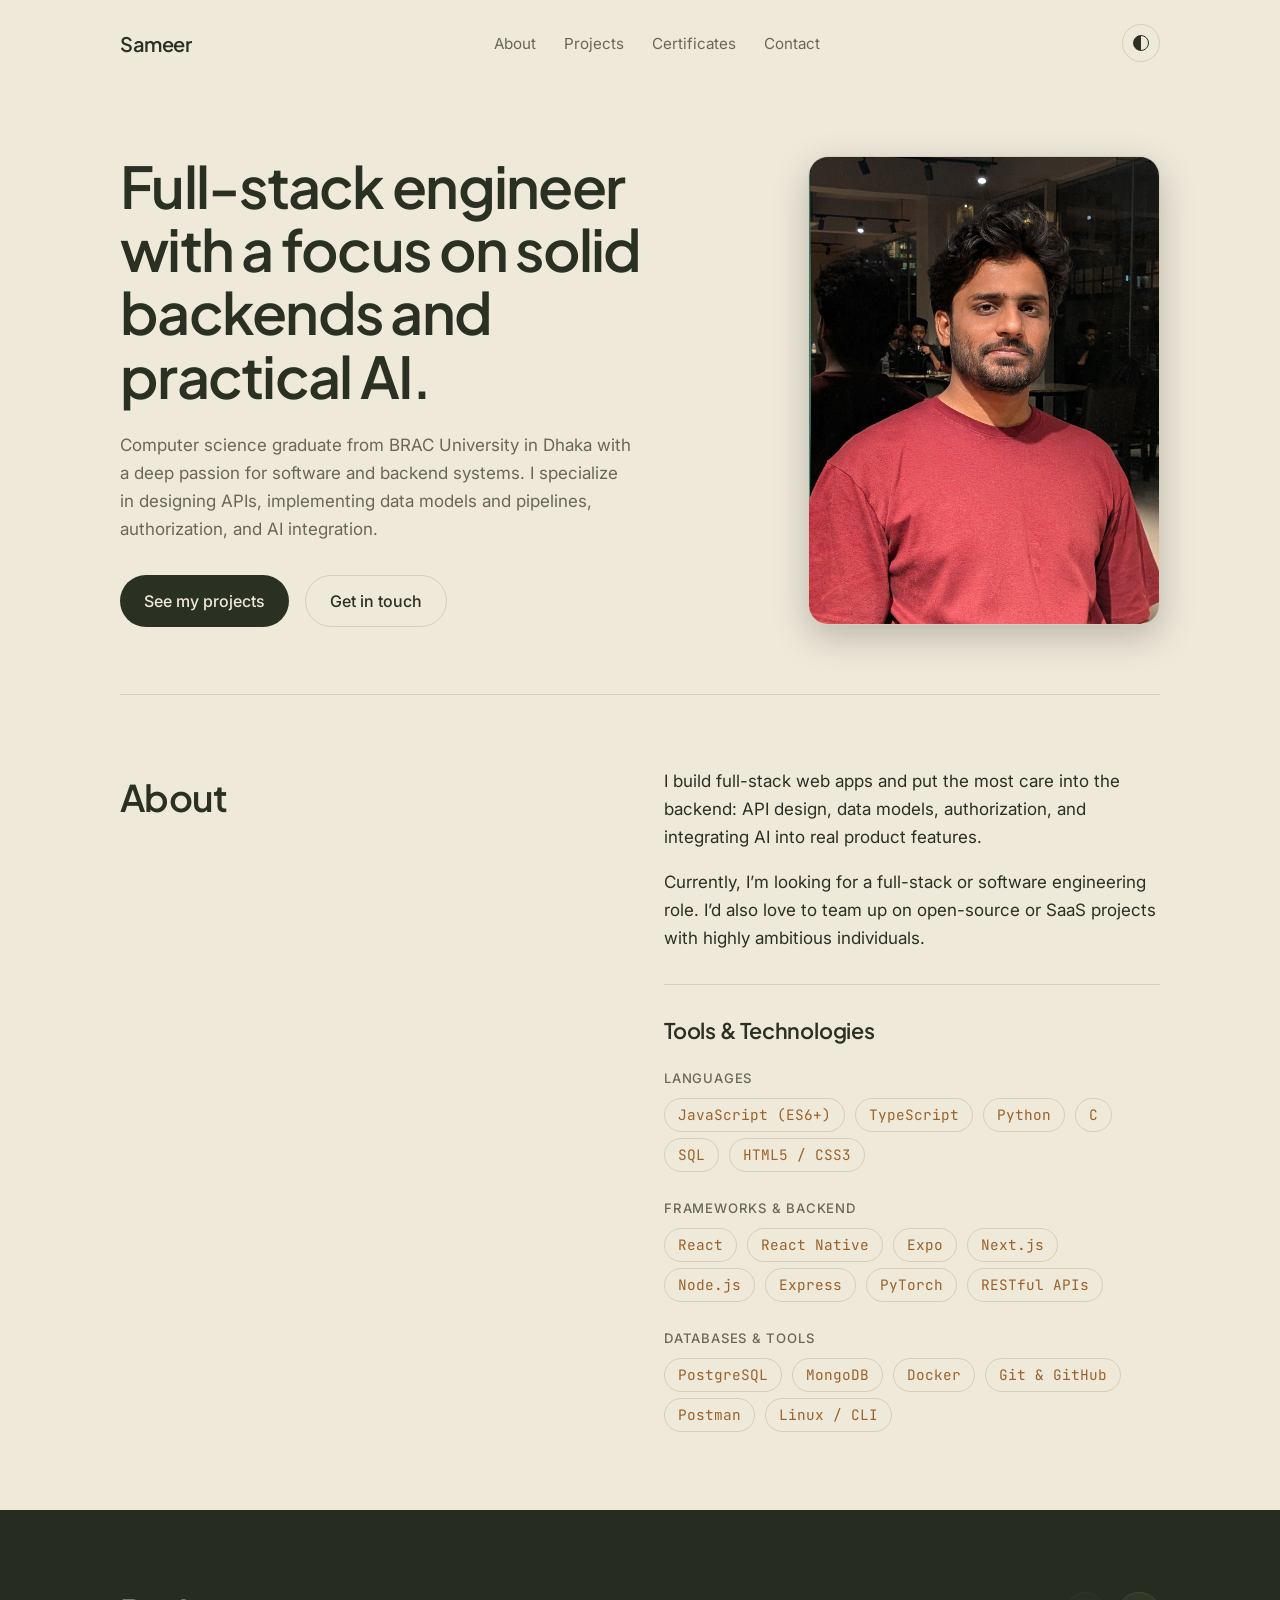
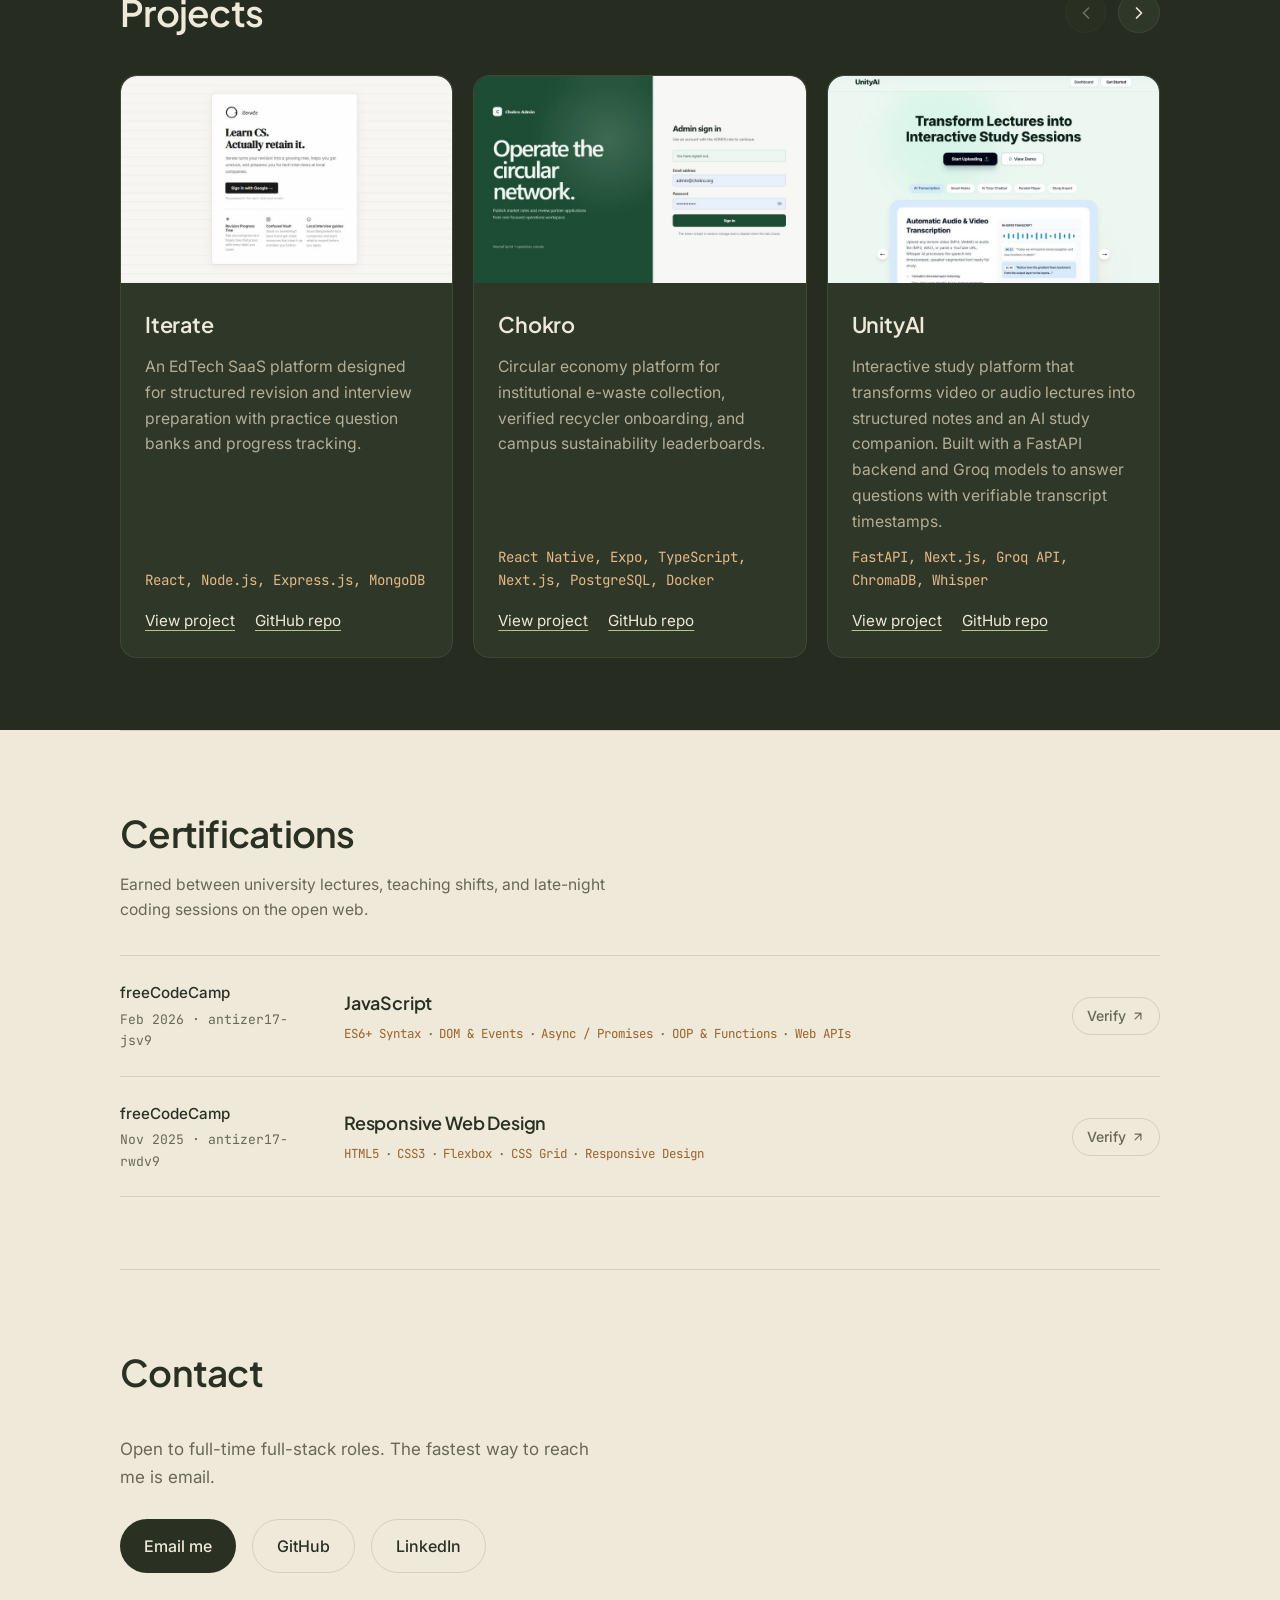
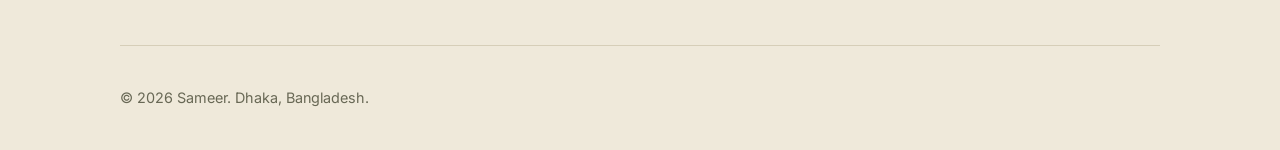
<file: index.html>
<!DOCTYPE html>
<html lang="en">
<head>
  <meta charset="utf-8">
  <meta name="viewport" content="width=device-width, initial-scale=1, viewport-fit=cover">
  <title>Sameer – Full-Stack Developer</title>
  
  <!-- Google Fonts: Tech Engineer Scheme -->
  <link rel="preconnect" href="https://fonts.googleapis.com">
  <link rel="preconnect" href="https://fonts.gstatic.com" crossorigin>
  <link href="https://fonts.googleapis.com/css2?family=Inter:wght@400;500;600&family=JetBrains+Mono:wght@400;500&family=Plus+Jakarta+Sans:wght@500;600;700&display=swap" rel="stylesheet">

  <!-- External Stylesheet -->
  <link rel="stylesheet" href="css/style.css">

  <!-- Anti-FOUC (Flash of Unstyled Color Theme) Script -->
  <script>
    (function() {
      var savedTheme = null;
      try {
        savedTheme = localStorage.getItem('theme');
      } catch (e) {}
      if (!savedTheme) {
        savedTheme = 'light';
      }
      document.documentElement.setAttribute('data-theme', savedTheme);
    })();
  </script>

  <!-- External JavaScript (deferred execution after DOM loads) -->
  <script src="js/main.js" defer></script>
</head>
<body>

  <!-- =======================================================================
       HEADER & HERO SECTION
       ======================================================================= -->
  <div class="wrap">
    <!-- Top Navigation Bar -->
    <nav>
      <a class="brand" href="#top">Sameer</a>
      <ul>
        <li class="nav-about"><a href="#about">About</a></li>
        <li><a href="#projects">Projects</a></li>
        <li><a href="#certificates">Certificates</a></li>
        <li><a href="#contact">Contact</a></li>
      </ul>
      <button class="mode" id="mode" type="button" aria-label="Switch to dark mode">
        <i></i>
      </button>
    </nav>

    <!-- Hero Introduction -->
    <header class="hero" id="top">
      <div class="hero-text">
        <h1>Full-stack engineer with a focus on solid backends and practical AI.</h1>
        <p>Computer science graduate from BRAC University in Dhaka with a deep passion for software and backend systems. I specialize in designing APIs, implementing data models and pipelines, authorization, and AI integration.</p>
        <div class="actions">
          <a class="btn" href="#projects">See my projects</a>
          <button class="btn ghost open-email-btn" type="button">Get in touch</button>
        </div>
      </div>
      <div class="photo">
        <img src="assets/160.jpg" alt="Portrait photo of Sameer" />
      </div>
    </header>
  </div>

  <!-- =======================================================================
       MAIN CONTENT
       ======================================================================= -->
  <main>
    <!-- About & Skills Matrix -->
    <div class="wrap">
      <section id="about" class="about">
        <h2>About</h2>
        <div>
          <p>I build full-stack web apps and put the most care into the backend: API design, data models, authorization, and integrating AI into real product features.</p>
          <p>Currently, I’m looking for a full-stack or software engineering role. I’d also love to team up on open-source or SaaS projects with highly ambitious individuals.</p>

          <!-- Dedicated Tools & Technologies Subsection -->
          <div class="tools-section">
            <h3>Tools & Technologies</h3>
            <div class="tools-grid">
              
              <!-- Category 1: Languages -->
              <div class="tool-group">
                <span class="tool-cat-title">Languages</span>
                <div class="stack">
                  <span>JavaScript (ES6+)</span>
                  <span>TypeScript</span>
                  <span>Python</span>
                  <span>C</span>
                  <span>SQL</span>
                  <span>HTML5 / CSS3</span>
                </div>
              </div>

              <!-- Category 2: Frameworks & Backend -->
              <div class="tool-group">
                <span class="tool-cat-title">Frameworks & Backend</span>
                <div class="stack">
                  <span>React</span>
                  <span>React Native</span>
                  <span>Expo</span>
                  <span>Next.js</span>
                  <span>Node.js</span>
                  <span>Express</span>
                  <span>PyTorch</span>
                  <span>RESTful APIs</span>
                </div>
              </div>

              <!-- Category 3: Databases & Tools -->
              <div class="tool-group">
                <span class="tool-cat-title">Databases & Tools</span>
                <div class="stack">
                  <span>PostgreSQL</span>
                  <span>MongoDB</span>
                  <span>Docker</span>
                  <span>Git & GitHub</span>
                  <span>Postman</span>
                  <span>Linux / CLI</span>
                </div>
              </div>

            </div>
          </div>
        </div>
      </section>
    </div>

    <!-- Projects Carousel Slider Section -->
    <div class="band">
      <div class="wrap">
        <section id="projects">
          <!-- Section Header with Slider Navigation Controls -->
          <div class="projects-head">
            <h2>Projects</h2>
            <div class="slider-controls">
              <button class="slide-btn" id="proj-prev" type="button" aria-label="Previous projects" disabled>
                <svg width="20" height="20" viewBox="0 0 24 24" fill="none" stroke="currentColor" stroke-width="2" stroke-linecap="round" stroke-linejoin="round">
                  <polyline points="15 18 9 12 15 6"></polyline>
                </svg>
              </button>
              <button class="slide-btn" id="proj-next" type="button" aria-label="Next projects">
                <svg width="20" height="20" viewBox="0 0 24 24" fill="none" stroke="currentColor" stroke-width="2" stroke-linecap="round" stroke-linejoin="round">
                  <polyline points="9 18 15 12 9 6"></polyline>
                </svg>
              </button>
            </div>
          </div>

          <!-- Slider Track -->
          <div class="slider-container">
            <div class="slider-track" id="project-slider">
              
              <!-- Project 1 -->
              <article class="card">
                <div class="shot" role="img" aria-label="Screenshot placeholder for Iterate Prep">
                  <img id="iterate" src="assets/iterate.JPG" alt="Iterate SaaS platform preview" />
                </div>
                <div class="card-body">
                  <h3>Iterate</h3>
                  <p>An EdTech SaaS platform designed for structured revision and interview preparation with practice question banks and progress tracking.</p>
                  <div class="tags">React, Node.js, Express.js, MongoDB</div>
                  <div class="card-links">
                    <a href="https://iterate-app.me/" target="_blank" rel="noopener noreferrer">View project</a>
                    <a href="https://github.com/Antizer17/Iterate" target="_blank" rel="noopener noreferrer">GitHub repo</a>
                  </div>
                </div>
              </article>

              <!-- Project 2 -->
              <article class="card">
                <div class="shot" role="img" aria-label="Screenshot of Chokro E-Waste Platform">
                  <img src="assets/Chokro1.JPG" alt="Chokro circular economy platform preview" />
                </div>
                <div class="card-body">
                  <h3>Chokro</h3>
                  <p>Circular economy platform for institutional e-waste collection, verified recycler onboarding, and campus sustainability leaderboards.</p>
                  <div class="tags">React Native, Expo, TypeScript, Next.js, PostgreSQL, Docker</div>
                  <div class="card-links">
                    <a href="https://chokro.ahmadsameer.dev" target="_blank" rel="noopener noreferrer">View project</a>
                    <a href="https://github.com/Antizer17/chokro" target="_blank" rel="noopener noreferrer">GitHub repo</a>
                  </div>
                </div>
              </article>

              <!-- Project 3 -->
              <article class="card">
                <div class="shot" role="img" aria-label="Screenshot of UnityAI lecture learning platform">
                  <img src="assets/realunity.JPG" alt="UnityAI interactive lecture learning platform preview" />
                </div>
                <div class="card-body">
                  <h3>UnityAI</h3>
                  <p>Interactive study platform that transforms video or audio lectures into structured notes and an AI study companion. Built with a FastAPI backend and Groq models to answer questions with verifiable transcript timestamps.</p>
                  <div class="tags">FastAPI, Next.js, Groq API, ChromaDB, Whisper</div>
                  <div class="card-links">
                    <a href="https://unity.ahmadsameer.dev" target="_blank" rel="noopener noreferrer">View project</a>
                    <a href="https://github.com/Antizer17/Unity-Ai" target="_blank" rel="noopener noreferrer">GitHub repo</a>
                  </div>
                </div>
              </article>

              <!-- Project 4 -->
              <article class="card">
                <div class="shot" role="img" aria-label="Screenshot of Tic-Tac-Toe web game">
                  <img src="assets/tictactoe.JPG" alt="Tic-Tac-Toe interactive React web game preview" />
                </div>
                <div class="card-body">
                  <h3>Tic-Tac-Toe</h3>
                  <p>An interactive browser game built to practice React component state, turn toggling, win condition evaluations, and Vite bundling.</p>
                  <div class="tags">React, Vite, JavaScript, HTML5</div>
                  <div class="card-links">
                    <a href="https://ahmadsameer.dev/Tic-Tac-Toe/" target="_blank" rel="noopener noreferrer">View project</a>
                    <a href="https://github.com/Antizer17/Tic-Tac-Toe" target="_blank" rel="noopener noreferrer">GitHub repo</a>
                  </div>
                </div>
              </article>

              <!-- Project 5 -->
              <article class="card">
                <div class="shot" role="img" aria-label="Screenshot of JavaScript technical documentation page">
                  <img src="assets/documentation.JPG" alt="JavaScript technical documentation page preview" />
                </div>
                <div class="card-body">
                  <h3>JS Documentation</h3>
                  <p>A structured technical documentation layout with fixed sidebar navigation, code snippets, and responsive content sections explaining core JavaScript concepts.</p>
                  <div class="tags">HTML5, CSS3</div>
                  <div class="card-links">
                    <a href="https://ahmadsameer.dev/Documentation-page/" target="_blank" rel="noopener noreferrer">View project</a>
                    <a href="https://github.com/Antizer17/Documentation-page" target="_blank" rel="noopener noreferrer">GitHub repo</a>
                  </div>
                </div>
              </article>

            </div>
          </div>
        </section>
      </div>
    </div>

    <!-- Certificates & Credentials Section (Minimalist Editorial List) -->
    <div class="wrap">
      <section id="certificates" class="certificates">
        <div class="section-head">
          <h2>Certifications</h2>
          <p class="section-sub">Earned between university lectures, teaching shifts, and late-night coding sessions on the open web.</p>
        </div>

        <div class="cert-list">
          <!-- Cert 1: JavaScript -->
          <article class="cert-item">
            <div class="cert-meta">
              <span class="cert-issuer">freeCodeCamp</span>
              <span class="cert-year">Feb 2026 · antizer17-jsv9</span>
            </div>
            <div class="cert-main">
              <h3 class="cert-title">JavaScript</h3>
              <div class="cert-tags">
                <span>ES6+ Syntax</span>
                <span>DOM & Events</span>
                <span>Async / Promises</span>
                <span>OOP & Functions</span>
                <span>Web APIs</span>
              </div>
            </div>
            <div class="cert-action">
              <a href="https://www.freecodecamp.org/certification/antizer17/javascript-v9" class="cert-link" target="_blank" rel="noopener noreferrer">
                <span>Verify</span>
                <svg width="14" height="14" viewBox="0 0 24 24" fill="none" stroke="currentColor" stroke-width="2" stroke-linecap="round" stroke-linejoin="round">
                  <path d="M7 17l9.2-9.2M17 17V7H7"/>
                </svg>
              </a>
            </div>
          </article>

          <!-- Cert 2: Responsive Web Design -->
          <article class="cert-item">
            <div class="cert-meta">
              <span class="cert-issuer">freeCodeCamp</span>
              <span class="cert-year">Nov 2025 · antizer17-rwdv9</span>
            </div>
            <div class="cert-main">
              <h3 class="cert-title">Responsive Web Design</h3>
              <div class="cert-tags">
                <span>HTML5</span>
                <span>CSS3</span>
                <span>Flexbox</span>
                <span>CSS Grid</span>
                <span>Responsive Design</span>
              </div>
            </div>
            <div class="cert-action">
              <a href="https://www.freecodecamp.org/certification/antizer17/responsive-web-design-v9" class="cert-link" target="_blank" rel="noopener noreferrer">
                <span>Verify</span>
                <svg width="14" height="14" viewBox="0 0 24 24" fill="none" stroke="currentColor" stroke-width="2" stroke-linecap="round" stroke-linejoin="round">
                  <path d="M7 17l9.2-9.2M17 17V7H7"/>
                </svg>
              </a>
            </div>
          </article>
        </div>
      </section>
    </div>

    <!-- Contact Section -->
    <div class="wrap">
      <section id="contact" class="contact">
        <h2>Contact</h2>
        <p>Open to full-time full-stack roles. The fastest way to reach me is email.</p>
        <div class="actions">
          <button class="btn open-email-btn" type="button">Email me</button>
          <a class="btn ghost" href="https://github.com/Antizer17" target="_blank" rel="noopener noreferrer">GitHub</a>
          <a class="btn ghost" href="https://www.linkedin.com/in/ahmad-sameer-4a6a8b1b8" target="_blank" rel="noopener noreferrer">LinkedIn</a>
        </div>
      </section>
    </div>
  </main>

  <!-- =======================================================================
       FOOTER
       ======================================================================= -->
  <div class="wrap">
    <footer>© 2026 Sameer. Dhaka, Bangladesh.</footer>
  </div>

  <!-- =======================================================================
       EMAIL PULL-UP DRAWER (MODAL BOTTOM SHEET)
       ======================================================================= -->
  <div class="email-drawer" id="email-drawer" aria-hidden="true" role="dialog" aria-labelledby="drawer-title">
    <div class="drawer-backdrop" id="drawer-backdrop"></div>
    <div class="drawer-panel">
      <div class="drawer-header">
        <div>
          <h3 id="drawer-title">Send me a message</h3>
          <p>Type your message below and it will be sent directly to my inbox.</p>
        </div>
        <button class="drawer-close" id="drawer-close" type="button" aria-label="Close dialog">&times;</button>
      </div>

      <form class="drawer-form" id="contact-form">
        <div class="form-row">
          <div class="form-group">
            <label for="user-name">Your Name</label>
            <input type="text" id="user-name" name="name" required placeholder="John Doe">
          </div>
          <div class="form-group">
            <label for="user-email">Your Email</label>
            <input type="email" id="user-email" name="email" required placeholder="john@example.com">
          </div>
        </div>

        <div class="form-group">
          <label for="user-subject">Subject</label>
          <input type="text" id="user-subject" name="subject" required placeholder="Project inquiry / Full-stack role">
        </div>

        <div class="form-group">
          <label for="user-message">Message</label>
          <textarea id="user-message" name="message" rows="4" required placeholder="Hi Sameer, I came across your portfolio and would like to discuss..."></textarea>
        </div>

        <div class="form-actions">
          <button type="submit" class="btn" id="send-btn">
            <span>Send Message</span>
          </button>
          <span class="form-status" id="form-status"></span>
        </div>
      </form>
    </div>
  </div>

</body>
</html>
</file>
<file: css/style.css>
/* ==========================================================================
   PORTFOLIO STYLESHEET — Sameer
   ========================================================================== */

/* --------------------------------------------------------------------------
   1. DESIGN TOKENS & CSS VARIABLES (THEMING)
   -------------------------------------------------------------------------- */
:root {
  color-scheme: light;

  /* Primary Palette (Light Beige Mode - Default) */
  --bg: #EFE9DA;            /* Soft warm parchment / beige background */
  --surface: #F7F3E8;       /* Clean ivory surface */
  --line: #D6CEB8;          /* Warm stone border */
  --accent: #5F6B3A;        /* Deep olive accent */
  --badge: #9A622A;         /* Rich amber for tech badges */
  --text: #2A3022;          /* Forest charcoal typography */
  --muted: #686855;         /* Muted olive gray */
  --btn: #2A3022;           /* Primary button background */
  --btn-text: #EFE9DA;      /* Primary button text */

  /* Inverted band section (Projects) */
  --band-bg: #262D20;
  --band-card: #2F3828;
  --band-line: #3E4833;
  --band-text: #EFE9DA;
  --band-muted: #B3AE98;
  --band-accent: #B9C48A;
  --band-badge: #E5B888;

  /* Typography Stacks (Tech Engineer Scheme) */
  --display: "Plus Jakarta Sans", system-ui, -apple-system, sans-serif;
  --serif: var(--display); /* Alias for headings */
  --sans: "Inter", system-ui, -apple-system, sans-serif;
  --mono: "JetBrains Mono", ui-monospace, SFMono-Regular, Menlo, monospace;

  box-sizing: border-box;
  padding-top: env(safe-area-inset-top, 0px);
  padding-bottom: env(safe-area-inset-bottom, 0px);
}

/* Explicit Light Theme (identical to default) */
:root[data-theme="light"] {
  color-scheme: light;

  --bg: #EFE9DA;
  --surface: #F7F3E8;
  --line: #D6CEB8;
  --accent: #5F6B3A;
  --badge: #9A622A;
  --text: #2A3022;
  --muted: #686855;
  --btn: #2A3022;
  --btn-text: #EFE9DA;

  --band-bg: #262D20;
  --band-card: #2F3828;
  --band-line: #3E4833;
  --band-text: #EFE9DA;
  --band-muted: #B3AE98;
  --band-accent: #B9C48A;
  --band-badge: #E5B888;
}

/* Dark Theme Overrides */
:root[data-theme="dark"] {
  color-scheme: dark;

  --bg: #121210;            /* Warm charcoal / deep espresso background */
  --surface: #1A1C18;       /* Elevated cards / drawers */
  --line: #2E3029;          /* Subtle structural borders */
  --accent: #8A9A5B;        /* Sage / moss green accent */
  --badge: #E0A96D;         /* Warm honey / amber for tech badges */
  --text: #E6DEC8;          /* Warm cream / parchment typography */
  --muted: #9C998E;         /* Secondary muted text */
  --btn: #E6DEC8;           /* Primary button background */
  --btn-text: #121210;      /* Primary button text */

  --band-bg: var(--surface);
  --band-card: var(--bg);
  --band-line: var(--line);
  --band-text: var(--text);
  --band-muted: var(--muted);
  --band-accent: var(--accent);
  --band-badge: #E0A96D;
}

/* --------------------------------------------------------------------------
   2. RESET & BASE STYLES
   -------------------------------------------------------------------------- */
*,
*::before,
*::after {
  box-sizing: border-box;
}

html {
  scroll-padding-top: env(safe-area-inset-top, 0px);
  scroll-behavior: smooth;
}

body {
  margin: 0;
  background-color: var(--bg);
  color: var(--text);
  font-family: var(--sans);
  font-size: 1.0625rem;
  line-height: 1.65;
  transition: background-color 0.35s ease, color 0.35s ease;
  -webkit-font-smoothing: antialiased;
}

a {
  color: inherit;
}

:focus-visible {
  outline: 2px solid var(--accent);
  outline-offset: 3px;
  border-radius: 4px;
}

/* --------------------------------------------------------------------------
   3. LAYOUT & CONTAINERS
   -------------------------------------------------------------------------- */
.wrap {
  max-width: 68rem; /* 1088px max page content width */
  margin: 0 auto;
  padding: 0 1.5rem;
}

/* --------------------------------------------------------------------------
   4. NAVIGATION & THEME TOGGLE
   -------------------------------------------------------------------------- */
nav {
  display: flex;
  justify-content: space-between;
  align-items: center;
  gap: 1rem;
  padding: 1.5rem 0;
  flex-wrap: nowrap;
}

nav .brand {
  font-family: var(--display);
  font-size: 1.25rem;
  text-decoration: none;
  font-weight: 600;
  letter-spacing: -0.02em;
  flex-shrink: 0;
}

nav ul {
  display: flex;
  gap: 1.75rem;
  list-style: none;
  margin: 0;
  padding: 0;
  flex-wrap: nowrap;
  align-items: center;
}

nav ul a {
  color: var(--muted);
  text-decoration: none;
  font-size: 0.95rem;
  transition: color 0.2s ease;
}

nav ul a:hover {
  color: var(--text);
}

.mode {
  width: 2.4rem;
  height: 2.4rem;
  flex: none;
  border-radius: 50%;
  border: 1px solid var(--line);
  background: transparent;
  cursor: pointer;
  display: grid;
  place-items: center;
  transition: border-color 0.2s ease;
}

.mode:hover {
  border-color: var(--accent);
}

.mode i {
  width: 1rem;
  height: 1rem;
  border-radius: 50%;
  border: 1.5px solid var(--text);
  background: linear-gradient(90deg, var(--text) 50%, transparent 50%);
}

/* --------------------------------------------------------------------------
   5. HERO SECTION & PORTRAIT
   -------------------------------------------------------------------------- */
.hero {
  display: grid;
  grid-template-columns: 1.2fr 0.8fr;
  gap: 3rem;
  align-items: center;
  min-height: min(38rem, calc(100svh - 6rem));
  padding: 3rem 0;
}

.hero-text {
  display: flex;
  flex-direction: column;
  justify-content: center;
}

.hero h1 {
  font-family: var(--display);
  font-weight: 600;
  font-size: clamp(2.4rem, 4.5vw, 4rem);
  line-height: 1.1;
  letter-spacing: -0.03em;
  margin: 0 0 1.5rem;
}

.hero p {
  color: var(--muted);
  max-width: 32rem;
  margin: 0 0 2rem;
}

.actions {
  display: flex;
  gap: 1rem;
  flex-wrap: wrap;
}

/* Common Button Styles */
.btn {
  display: inline-block;
  padding: 0.8rem 1.5rem;
  border-radius: 999px;
  background-color: var(--btn);
  color: var(--btn-text);
  text-decoration: none;
  font-family: var(--sans);
  font-weight: 500;
  font-size: 1rem;
  border: none;
  cursor: pointer;
  transition: opacity 0.2s ease, border-color 0.2s ease;
}

.btn:hover {
  opacity: 0.88;
}

.btn.ghost {
  background-color: transparent;
  color: var(--text);
  border: 1px solid var(--line);
}

.btn.ghost:hover {
  border-color: var(--accent);
  opacity: 1;
}

/* Portrait Card */
.photo {
  position: relative;
  width: 100%;
  max-width: 22rem;
  aspect-ratio: 3 / 4;
  margin-left: auto;
  border-radius: 1.25rem;
  overflow: hidden;
  border: 1px solid var(--line);
  background-color: var(--surface);
  box-shadow: 0 12px 36px rgba(0, 0, 0, 0.22);
}

.photo img {
  width: 100%;
  height: 100%;
  object-fit: cover;
  object-position: center;
  display: block;
}

/* --------------------------------------------------------------------------
   6. SECTION COMMONS
   -------------------------------------------------------------------------- */
section {
  padding: 4.5rem 0;
  border-top: 1px solid var(--line);
}

h2 {
  font-family: var(--display);
  font-weight: 600;
  font-size: clamp(1.8rem, 3.5vw, 2.3rem);
  letter-spacing: -0.02em;
  margin: 0 0 2rem;
}

/* --------------------------------------------------------------------------
   7. ABOUT SECTION & TOOLS MATRIX
   -------------------------------------------------------------------------- */
.about {
  display: grid;
  grid-template-columns: 1fr 1fr;
  gap: 3rem;
}

.about p {
  margin: 0 0 1rem;
  max-width: 36rem;
}

.about .stack {
  color: var(--muted);
  font-size: 0.95rem;
}

/* Tech Badges / Pills */
.about .stack span {
  display: inline-block;
  margin: 0 0.4rem 0.4rem 0;
  padding: 0.25rem 0.8rem;
  border: 1px solid var(--line);
  border-radius: 999px;
  color: var(--badge);
  font-family: var(--mono, var(--sans));
  font-size: 0.9rem;
  transition: border-color 0.2s ease, background-color 0.2s ease;
}

.about .stack span:hover {
  border-color: var(--badge);
  background-color: var(--surface);
}

/* Tools & Technologies Subsection */
.tools-section {
  margin-top: 2rem;
  padding-top: 1.75rem;
  border-top: 1px solid var(--line);
}

.tools-section h3 {
  font-family: var(--display);
  font-weight: 600;
  font-size: 1.35rem;
  letter-spacing: -0.01em;
  margin: 0 0 1.25rem;
  color: var(--text);
}

.tools-grid {
  display: flex;
  flex-direction: column;
  gap: 1.25rem;
}

.tool-group {
  display: flex;
  flex-direction: column;
  gap: 0.5rem;
}

.tool-cat-title {
  font-size: 0.82rem;
  text-transform: uppercase;
  letter-spacing: 0.06em;
  color: var(--muted);
  font-weight: 500;
}

/* --------------------------------------------------------------------------
   8. PROJECTS SECTION & CAROUSEL SLIDER
   -------------------------------------------------------------------------- */
.band {
  background-color: var(--band-bg);
  color: var(--band-text);
  transition: background-color 0.35s ease, color 0.35s ease;
}

.band section {
  border-top: 0;
}

.projects-head {
  display: flex;
  justify-content: space-between;
  align-items: center;
  margin-bottom: 2rem;
}

.projects-head h2 {
  margin: 0;
}

/* Slider Arrow Buttons */
.slider-controls {
  display: flex;
  gap: 0.75rem;
}

.slide-btn {
  width: 2.6rem;
  height: 2.6rem;
  border-radius: 50%;
  border: 1px solid var(--band-line);
  background-color: var(--band-card);
  color: var(--band-text);
  cursor: pointer;
  display: grid;
  place-items: center;
  transition: border-color 0.2s ease, background-color 0.2s ease, opacity 0.2s ease;
}

.slide-btn:hover:not(:disabled) {
  border-color: var(--band-accent);
  background-color: var(--band-line);
}

.slide-btn:disabled {
  opacity: 0.35;
  cursor: not-allowed;
}

/* Slider Track (CSS Scroll Snap) */
.slider-container {
  position: relative;
}

.slider-track {
  display: flex;
  gap: 1.25rem;
  overflow-x: auto;
  scroll-snap-type: x mandatory;
  scroll-behavior: smooth;
  scrollbar-width: none;
  -webkit-overflow-scrolling: touch;
  padding-bottom: 1rem;
  margin-bottom: -1rem;
}

.slider-track::-webkit-scrollbar {
  display: none;
}

/* Project Cards */

.slider-track .card {
  flex: 0 0 calc((100% - 2.5rem) / 3); /* 3 cards visible on desktop */
  min-width: 17.5rem;
  scroll-snap-align: start;
}

.card {
  background-color: var(--band-card);
  border: 1px solid var(--band-line);
  border-radius: 1rem;
  overflow: hidden;
  display: flex;
  flex-direction: column;
  transition: border-color 0.2s ease;
}

.card:hover {
  border-color: var(--band-accent);
}

.shot {
  aspect-ratio: 16 / 10;
  background-color: var(--band-line);
  display: flex;
  align-items: center;
  justify-content: center;
  overflow: hidden;
  position: relative;
  border-top-left-radius: inherit;
  border-top-right-radius: inherit;
  color: var(--band-muted);
  font-family: var(--serif);
  font-style: italic;
  font-weight: 300;
}

.shot img {
  width: 100%;
  height: 100%;
  object-fit: cover;
  object-position: center;
  display: block;
  transition: transform 0.35s ease;
}

.card:hover .shot img {
  transform: scale(1.025);
}

.card-body {
  padding: 1.5rem;
  display: flex;
  flex-direction: column;
  gap: 0.7rem;
  flex: 1;
}

.card h3 {
  font-family: var(--display);
  font-weight: 600;
  font-size: 1.35rem;
  letter-spacing: -0.01em;
  margin: 0;
}

.card p {
  margin: 0;
  color: var(--band-muted);
  font-size: 0.98rem;
  flex: 1;
}

.card .tags {
  font-size: 0.88rem;
  color: var(--band-badge);
  font-family: var(--mono, var(--sans));
}

.card-links {
  display: flex;
  align-items: center;
  gap: 1.25rem;
  margin-top: auto;
  padding-top: 0.25rem;
}

.card a {
  font-size: 0.95rem;
  color: var(--band-text);
  text-decoration: underline;
  text-decoration-color: var(--band-accent);
  text-underline-offset: 4px;
  transition: color 0.2s ease;
}

.card a:hover {
  color: var(--band-accent);
}

/* --------------------------------------------------------------------------
   9. CERTIFICATES & CREDENTIALS SECTION (EDITORIAL LIST)
   -------------------------------------------------------------------------- */
.certificates .section-head {
  margin-bottom: 2rem;
}

.certificates .section-head h2 {
  margin: 0 0 0.5rem;
}

.section-sub {
  color: var(--muted);
  margin: 0;
  max-width: 32rem;
  font-size: 0.98rem;
}

.cert-list {
  display: flex;
  flex-direction: column;
  border-top: 1px solid var(--line);
}

.cert-item {
  display: grid;
  grid-template-columns: 12rem 1fr auto;
  gap: 2rem;
  align-items: center;
  padding: 1.5rem 0;
  border-bottom: 1px solid var(--line);
  transition: border-color 0.2s ease;
}

.cert-item:hover {
  border-bottom-color: var(--badge);
}

.cert-meta {
  display: flex;
  flex-direction: column;
  gap: 0.2rem;
}

.cert-issuer {
  font-weight: 500;
  color: var(--text);
  font-size: 0.95rem;
}

.cert-year {
  font-family: var(--mono);
  color: var(--muted);
  font-size: 0.82rem;
}

.cert-main {
  display: flex;
  flex-direction: column;
  gap: 0.4rem;
}

.cert-title {
  font-family: var(--display);
  font-weight: 600;
  font-size: 1.125rem;
  color: var(--text);
  margin: 0;
  letter-spacing: -0.01em;
}

.cert-tags {
  display: flex;
  flex-wrap: wrap;
  gap: 0.35rem;
}

.cert-tags span {
  font-family: var(--mono);
  font-size: 0.78rem;
  color: var(--badge);
}

.cert-tags span:not(:last-child)::after {
  content: "·";
  margin-left: 0.35rem;
  color: var(--muted);
}

.cert-action {
  display: flex;
  align-items: center;
}

.cert-link {
  display: inline-flex;
  align-items: center;
  gap: 0.35rem;
  font-family: var(--sans);
  font-size: 0.88rem;
  font-weight: 500;
  color: var(--muted);
  text-decoration: none;
  padding: 0.4rem 0.85rem;
  border: 1px solid var(--line);
  border-radius: 999px;
  transition: all 0.2s ease;
  white-space: nowrap;
}

.cert-link:hover {
  color: var(--text);
  border-color: var(--badge);
  background-color: var(--surface);
}

.cert-link svg {
  transition: transform 0.2s ease;
}

.cert-link:hover svg {
  transform: translate(2px, -2px);
}

/* --------------------------------------------------------------------------
   10. CONTACT SECTION & FOOTER
   -------------------------------------------------------------------------- */
.contact p {
  color: var(--muted);
  max-width: 30rem;
  margin: 0 0 1.75rem;
}

footer {
  padding: 2.5rem 0;
  color: var(--muted);
  font-size: 0.9rem;
  border-top: 1px solid var(--line);
}

/* --------------------------------------------------------------------------
   10. PULL-UP EMAIL DRAWER (BOTTOM SHEET)
   -------------------------------------------------------------------------- */
.email-drawer {
  position: fixed;
  inset: 0;
  z-index: 999;
  display: flex;
  align-items: flex-end;
  justify-content: center;
  pointer-events: none;
  visibility: hidden;
  transition: visibility 0.3s ease;
}

.email-drawer.open {
  pointer-events: auto;
  visibility: visible;
}

.drawer-backdrop {
  position: absolute;
  inset: 0;
  background: rgba(0, 0, 0, 0.65);
  backdrop-filter: blur(5px);
  -webkit-backdrop-filter: blur(5px);
  opacity: 0;
  transition: opacity 0.3s ease;
}

.email-drawer.open .drawer-backdrop {
  opacity: 1;
}

.drawer-panel {
  position: relative;
  width: 100%;
  max-width: 38rem;
  background-color: var(--surface);
  border: 1px solid var(--line);
  border-bottom: none;
  border-radius: 1.5rem 1.5rem 0 0;
  padding: 2.2rem 2.2rem 2.5rem;
  box-shadow: 0 -10px 40px rgba(0, 0, 0, 0.4);
  transform: translateY(100%);
  transition: transform 0.35s cubic-bezier(0.16, 1, 0.3, 1);
  color: var(--text);
  max-height: 90vh;
  overflow-y: auto;
}

.email-drawer.open .drawer-panel {
  transform: translateY(0);
}

.drawer-header {
  display: flex;
  justify-content: space-between;
  align-items: flex-start;
  gap: 1rem;
  margin-bottom: 1.5rem;
}

.drawer-header h3 {
  font-family: var(--display);
  font-size: 1.5rem;
  font-weight: 600;
  letter-spacing: -0.02em;
  margin: 0 0 0.3rem;
}

.drawer-header p {
  margin: 0;
  color: var(--muted);
  font-size: 0.92rem;
}

.drawer-close {
  background: transparent;
  border: 1px solid var(--line);
  border-radius: 50%;
  width: 2.2rem;
  height: 2.2rem;
  color: var(--text);
  font-size: 1.4rem;
  line-height: 1;
  cursor: pointer;
  display: grid;
  place-items: center;
  transition: border-color 0.2s ease, color 0.2s ease;
}

.drawer-close:hover {
  border-color: var(--accent);
}

.drawer-form {
  display: flex;
  flex-direction: column;
  gap: 1.1rem;
}

.form-row {
  display: grid;
  grid-template-columns: 1fr 1fr;
  gap: 1rem;
}

.form-group {
  display: flex;
  flex-direction: column;
  gap: 0.4rem;
}

.form-group label {
  font-size: 0.85rem;
  color: var(--muted);
  font-weight: 500;
}

.form-group input,
.form-group textarea {
  background-color: var(--bg);
  border: 1px solid var(--line);
  border-radius: 0.6rem;
  padding: 0.75rem 1rem;
  color: var(--text);
  font-family: var(--sans);
  font-size: 0.95rem;
  transition: border-color 0.2s ease;
  outline: none;
}

.form-group input:focus,
.form-group textarea:focus {
  border-color: var(--badge);
}

.form-actions {
  display: flex;
  align-items: center;
  gap: 1.25rem;
  margin-top: 0.5rem;
  flex-wrap: wrap;
}

.form-status {
  font-size: 0.9rem;
  color: var(--badge);
  font-weight: 500;
}

/* --------------------------------------------------------------------------
   11. MEDIA QUERIES & RESPONSIVENESS
   -------------------------------------------------------------------------- */
@media (max-width: 960px) {
  .slider-track .card {
    flex: 0 0 calc((100% - 1.25rem) / 2); /* 2 cards visible on tablet */
    min-width: 16rem;
  }
}

@media (max-width: 760px) {
  .hero,
  .about {
    grid-template-columns: 1fr;
    gap: 2.5rem;
  }

  .hero {
    padding: 2rem 0;
    min-height: 0;
  }

  .hero-text {
    padding: 0;
  }

  .photo {
    aspect-ratio: 3 / 4;
    max-width: 18rem;
    margin: 0 auto;
  }

  nav ul {
    gap: 1.1rem;
  }

  .cert-item {
    grid-template-columns: 1fr;
    gap: 0.75rem;
    padding: 1.25rem 0;
  }

  .cert-meta {
    flex-direction: row;
    justify-content: space-between;
    align-items: baseline;
  }

  .cert-action {
    margin-top: 0.35rem;
  }
}

@media (max-width: 640px) {
  /* Remove About section from nav on mobile so items & toggle fit seamlessly */
  .nav-about {
    display: none;
  }

  nav {
    gap: 0.5rem;
    padding: 1.15rem 0;
  }

  nav .brand {
    font-size: 1.15rem;
  }

  nav ul {
    gap: 0.85rem;
  }

  nav ul a {
    font-size: 0.88rem;
  }

  .mode {
    width: 2.2rem;
    height: 2.2rem;
  }

  .slider-track .card {
    flex: 0 0 85%; /* 1 card + peek of next card on mobile */
    min-width: 15rem;
  }

  .form-row {
    grid-template-columns: 1fr;
  }

  .drawer-panel {
    padding: 1.5rem 1.25rem 2rem;
  }
}

@media (max-width: 400px) {
  nav {
    gap: 0.35rem;
  }

  nav ul {
    gap: 0.65rem;
  }

  nav ul a {
    font-size: 0.82rem;
  }

  nav .brand {
    font-size: 1.05rem;
  }

  .mode {
    width: 2rem;
    height: 2rem;
  }
}

/* --------------------------------------------------------------------------
   12. ACCESSIBILITY PREFERENCES
   -------------------------------------------------------------------------- */
@media (prefers-reduced-motion: reduce) {
  *,
  *::before,
  *::after {
    transition: none !important;
    scroll-behavior: auto !important;
  }
}
</file>
